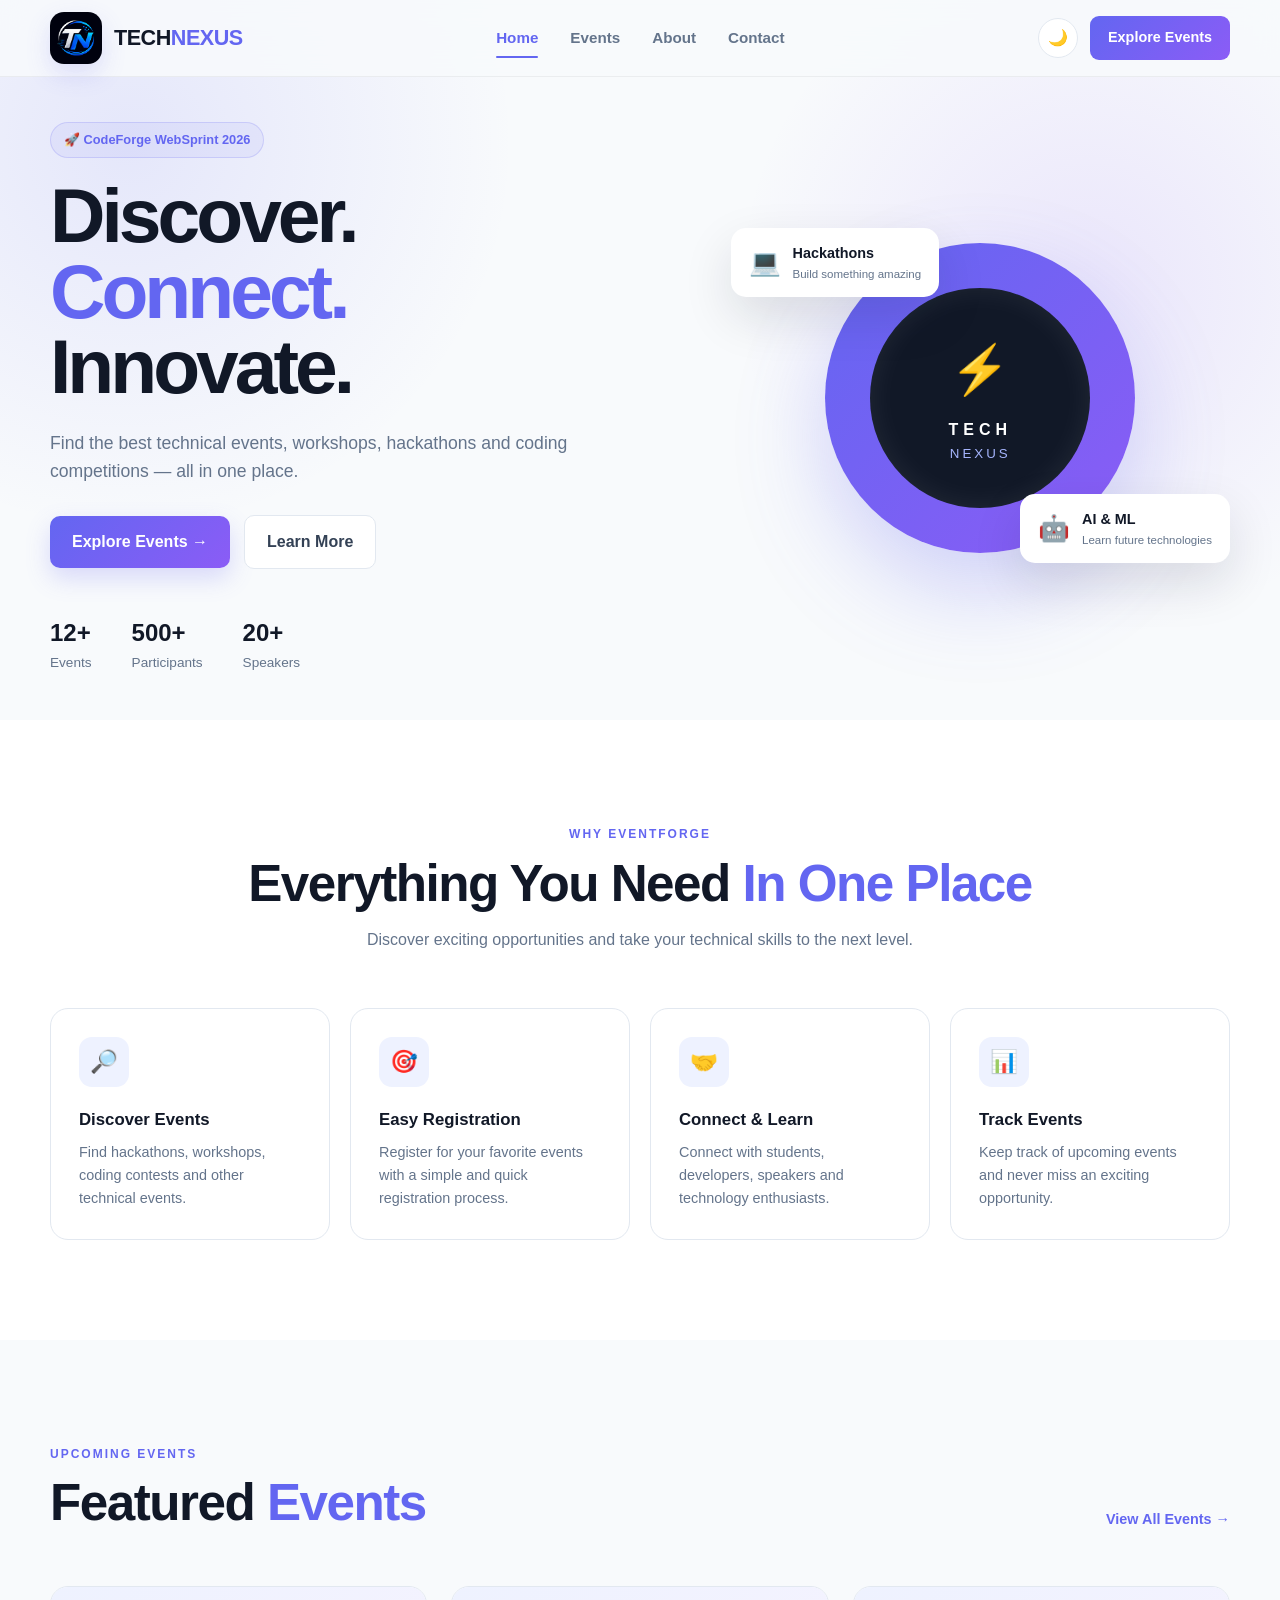
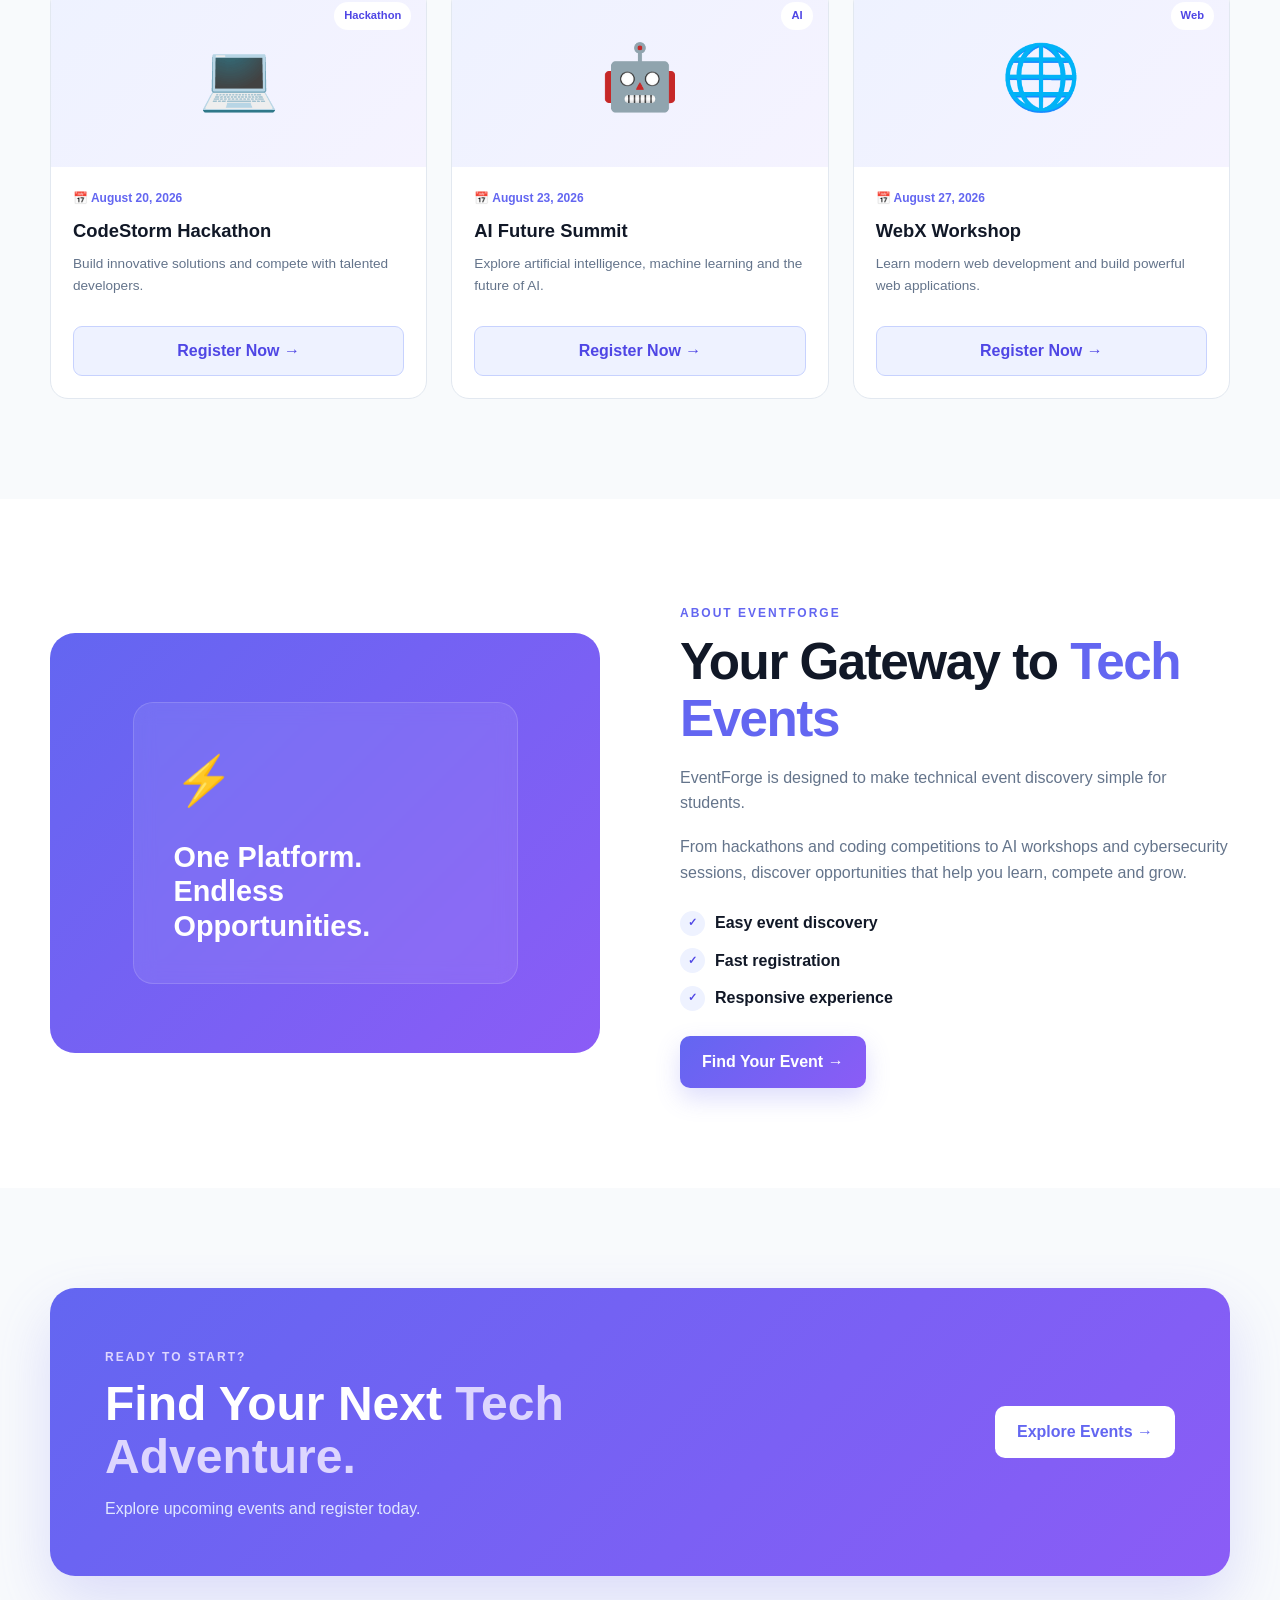
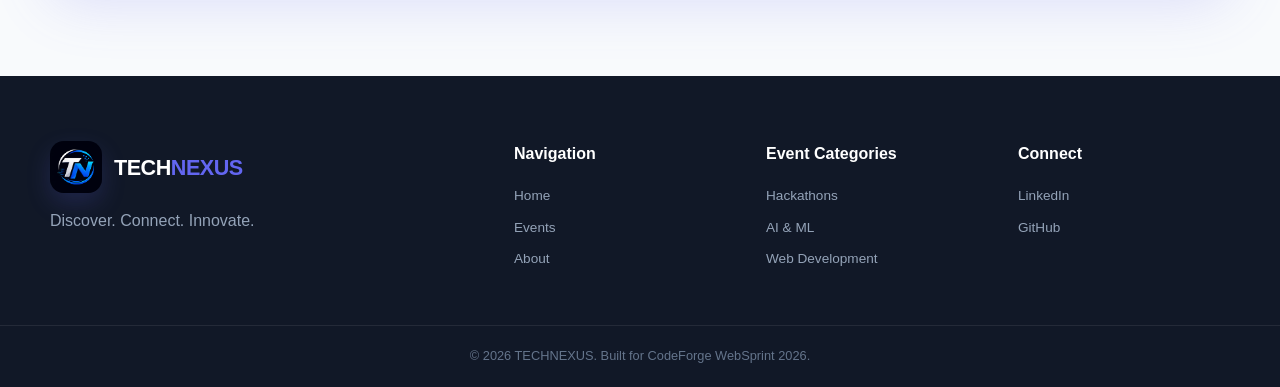
<file: index.html>
<!DOCTYPE html>
<html lang="en">
<head>
    <meta charset="UTF-8">
    <meta name="viewport" content="width=device-width, initial-scale=1.0">

    <title>TECHNEXUS</title>
    <link rel="icon" type="image/png" href="assets/Project_logo.png">

    <link rel="stylesheet" href="css/styles.css">
    <link rel="stylesheet" href="css/responsive.css">
</head>

<body>

    <!-- ================= HEADER ================= -->

    <header class="header">

        <div class="container nav-container">

            <a href="index.html" class="logo" aria-label="TechNexus home">
                <img
                    class="logo-image"
                    src="assets/Project_logo.png"
                    alt="TechNexus logo"
                >
                <span class="brand-text">TECH<span>NEXUS</span></span>
            </a>

            <nav class="navbar" id="navbar">

                <a href="index.html" class="nav-link active">
                    Home
                </a>

                <a href="events.html" class="nav-link">
                    Events
                </a>

                <a href="index.html#about" class="nav-link">
                    About
                </a>

                <a href="index.html#contact" class="nav-link">
                    Contact
                </a>

            </nav>

            <div class="nav-actions">

                <button
                    class="theme-btn"
                    id="themeToggle"
                    title="Toggle Dark Mode">
                    🌙
                </button>

                <a href="events.html" class="nav-register">
                    Explore Events
                </a>

                <button class="menu-btn" id="menuBtn">
                    ☰
                </button>

            </div>

        </div>

    </header>


    <!-- ================= HERO ================= -->

    <main>

        <section class="hero">

            <div class="hero-background"></div>

            <div class="container hero-container">

                <div class="hero-content">

                    <div class="hero-badge">
                        🚀 CodeForge WebSprint 2026
                    </div>

                    <h1>
                        Discover.
                        <span>Connect.</span>
                        Innovate.
                    </h1>

                    <p>
                        Find the best technical events, workshops,
                        hackathons and coding competitions — all in one place.
                    </p>

                    <div class="hero-buttons">

                        <a href="events.html" class="btn btn-primary">
                            Explore Events →
                        </a>

                        <a href="#about" class="btn btn-secondary">
                            Learn More
                        </a>

                    </div>

                    <div class="hero-stats">

                        <div class="stat">
                            <strong>12+</strong>
                            <span>Events</span>
                        </div>

                        <div class="stat">
                            <strong>500+</strong>
                            <span>Participants</span>
                        </div>

                        <div class="stat">
                            <strong>20+</strong>
                            <span>Speakers</span>
                        </div>

                    </div>

                </div>


                <div class="hero-card">

                    <div class="floating-card card-one">
                        <span>💻</span>
                        <div>
                            <strong>Hackathons</strong>
                            <small>Build something amazing</small>
                        </div>
                    </div>

                    <div class="floating-card card-two">
                        <span>🤖</span>
                        <div>
                            <strong>AI & ML</strong>
                            <small>Learn future technologies</small>
                        </div>
                    </div>

                    <div class="hero-circle">

                        <div class="circle-content">
                            <span>⚡</span>
                            <strong>TECH</strong>
                            <small>NEXUS</small>
                        </div>

                    </div>

                </div>

            </div>

        </section>


        <!-- ================= HIGHLIGHTS ================= -->

        <section class="highlights section">

            <div class="container">

                <div class="section-heading">

                    <span class="section-label">
                        WHY EVENTFORGE
                    </span>

                    <h2>
                        Everything You Need
                        <span>In One Place</span>
                    </h2>

                    <p>
                        Discover exciting opportunities and take your
                        technical skills to the next level.
                    </p>

                </div>


                <div class="highlight-grid">

                    <div class="highlight-card">

                        <div class="highlight-icon">🔎</div>

                        <h3>Discover Events</h3>

                        <p>
                            Find hackathons, workshops, coding contests
                            and other technical events.
                        </p>

                    </div>


                    <div class="highlight-card">

                        <div class="highlight-icon">🎯</div>

                        <h3>Easy Registration</h3>

                        <p>
                            Register for your favorite events with
                            a simple and quick registration process.
                        </p>

                    </div>


                    <div class="highlight-card">

                        <div class="highlight-icon">🤝</div>

                        <h3>Connect & Learn</h3>

                        <p>
                            Connect with students, developers,
                            speakers and technology enthusiasts.
                        </p>

                    </div>


                    <div class="highlight-card">

                        <div class="highlight-icon">📊</div>

                        <h3>Track Events</h3>

                        <p>
                            Keep track of upcoming events and
                            never miss an exciting opportunity.
                        </p>

                    </div>

                </div>

            </div>

        </section>


        <!-- ================= FEATURED EVENTS ================= -->

        <section class="featured section">

            <div class="container">

                <div class="section-heading section-heading-row">

                    <div>

                        <span class="section-label">
                            UPCOMING EVENTS
                        </span>

                        <h2>
                            Featured <span>Events</span>
                        </h2>

                    </div>

                    <a href="events.html" class="view-all">
                        View All Events →
                    </a>

                </div>


                <div class="event-grid" id="featuredEvents">

                    <!-- JavaScript loads events -->

                </div>

            </div>

        </section>


        <!-- ================= ABOUT ================= -->

        <section class="about section" id="about">

            <div class="container about-container">

                <div class="about-visual">

                    <div class="about-box">

                        <span class="about-symbol">
                            ⚡
                        </span>

                        <h3>
                            One Platform.
                        </h3>

                        <h3>
                            Endless Opportunities.
                        </h3>

                    </div>

                </div>


                <div class="about-content">

                    <span class="section-label">
                        ABOUT EVENTFORGE
                    </span>

                    <h2>
                        Your Gateway to
                        <span>Tech Events</span>
                    </h2>

                    <p>
                        EventForge is designed to make technical
                        event discovery simple for students.
                    </p>

                    <p>
                        From hackathons and coding competitions to
                        AI workshops and cybersecurity sessions,
                        discover opportunities that help you learn,
                        compete and grow.
                    </p>

                    <div class="about-list">

                        <div>
                            <span>✓</span>
                            Easy event discovery
                        </div>

                        <div>
                            <span>✓</span>
                            Fast registration
                        </div>

                        <div>
                            <span>✓</span>
                            Responsive experience
                        </div>

                    </div>

                    <a href="events.html" class="btn btn-primary">
                        Find Your Event →
                    </a>

                </div>

            </div>

        </section>


        <!-- ================= CTA ================= -->

        <section class="cta section">

            <div class="container">

                <div class="cta-box">

                    <div>

                        <span class="section-label">
                            READY TO START?
                        </span>

                        <h2>
                            Find Your Next
                            <span>Tech Adventure.</span>
                        </h2>

                        <p>
                            Explore upcoming events and register today.
                        </p>

                    </div>

                    <a href="events.html" class="btn btn-light">
                        Explore Events →
                    </a>

                </div>

            </div>

        </section>

    </main>


    <!-- ================= FOOTER ================= -->

    <footer class="footer" id="contact">

        <div class="container footer-grid">

            <div class="footer-brand">

                <a href="index.html" class="logo footer-logo">
                    <img
                        class="logo-image"
                        src="assets/Project_logo.png"
                        alt="TechNexus logo"
                    >
                    <span class="brand-text">TECH<span>NEXUS</span></span>
                </a>

                <p>
                    Discover. Connect. Innovate.
                </p>

            </div>


            <div class="footer-column">

                <h4>Navigation</h4>

                <a href="index.html">Home</a>
                <a href="events.html">Events</a>
                <a href="#about">About</a>

            </div>


            <div class="footer-column">

                <h4>Event Categories</h4>

                <a href="events.html?category=Hackathon">
                    Hackathons
                </a>

                <a href="events.html?category=AI">
                    AI & ML
                </a>

                <a href="events.html?category=Web">
                    Web Development
                </a>

            </div>


            <div class="footer-column">

                <h4>Connect</h4>
                <a href="https://www.linkedin.com/in/sreenayak" target="_blank" rel="noopener noreferrer">LinkedIn</a>
                <a href="#">GitHub</a>
            </div>

        </div>


        <div class="footer-bottom">

            <div class="container">

                <p>
                    © 2026 TECHNEXUS. Built for CodeForge WebSprint 2026.
                </p>

            </div>

        </div>

    </footer>


    <script src="js/events.js"></script>
    <script src="js/script.js"></script>

</body>
</html>
</file>
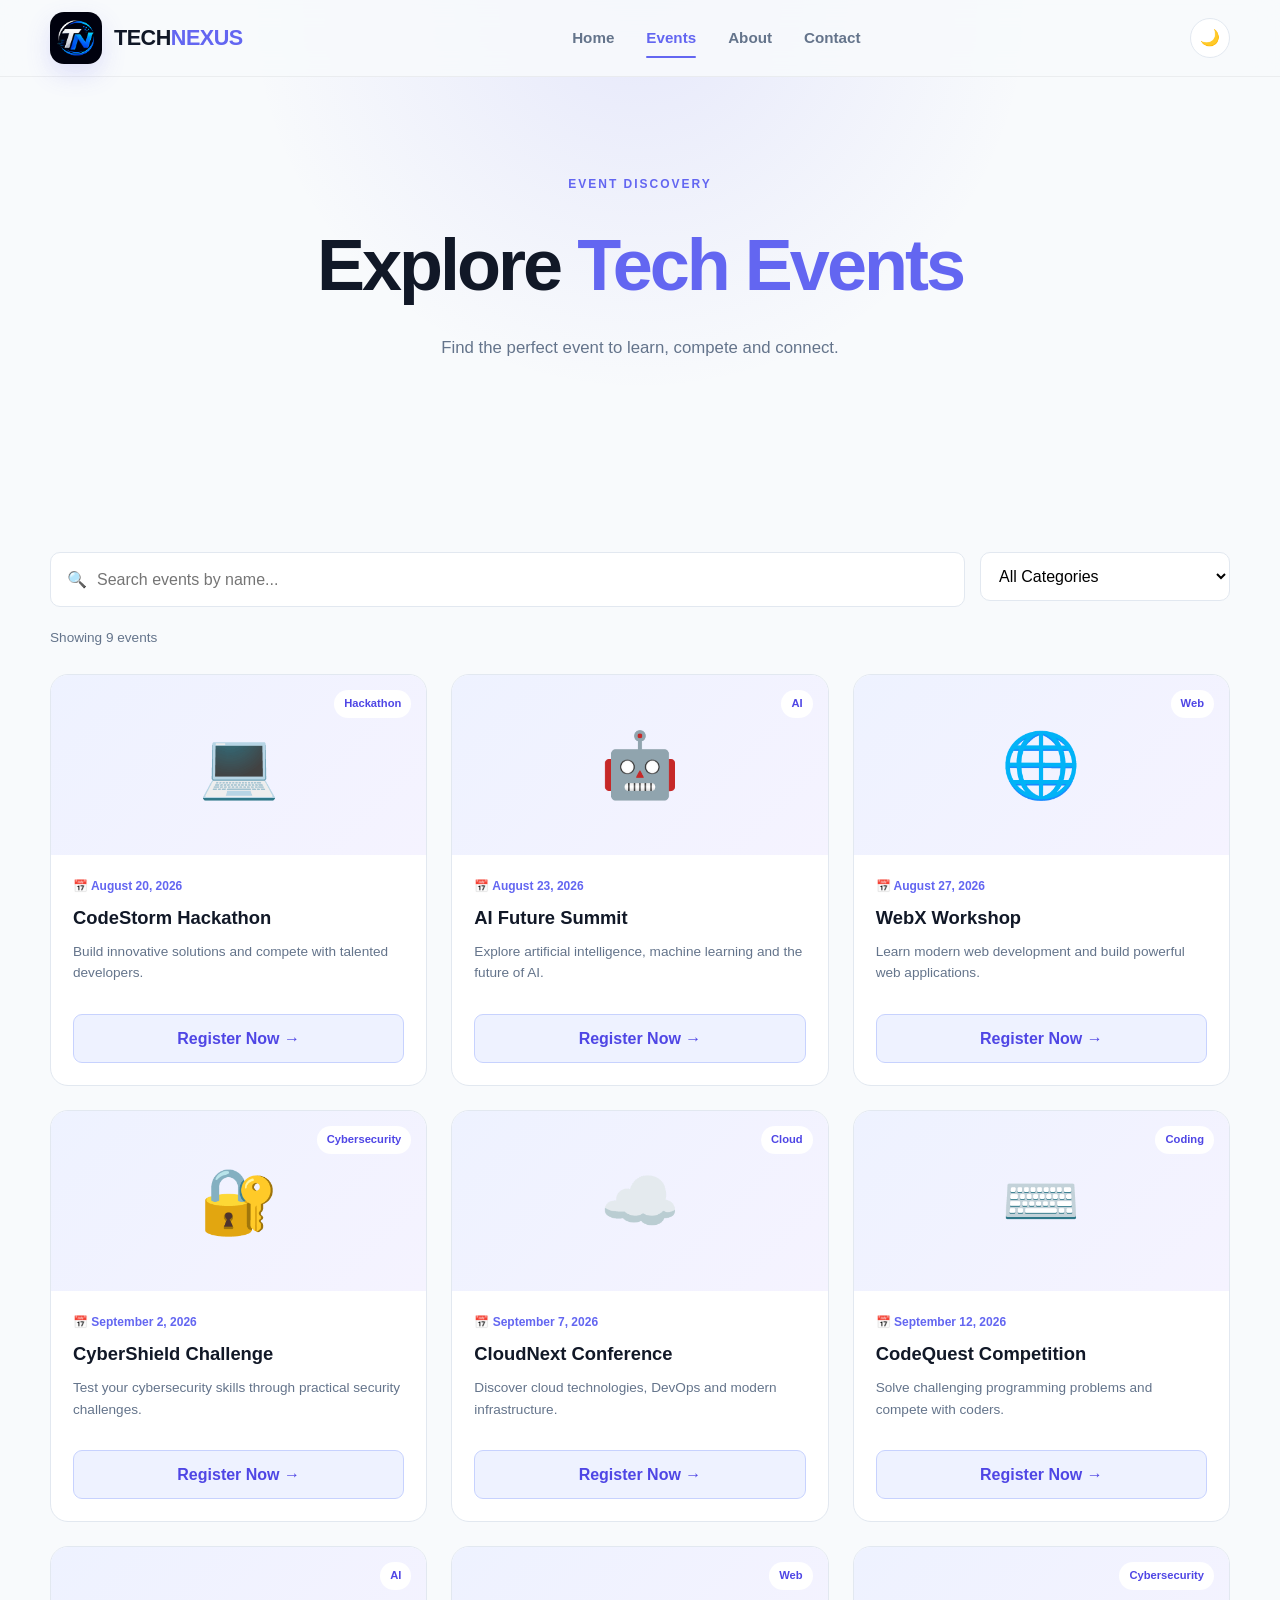
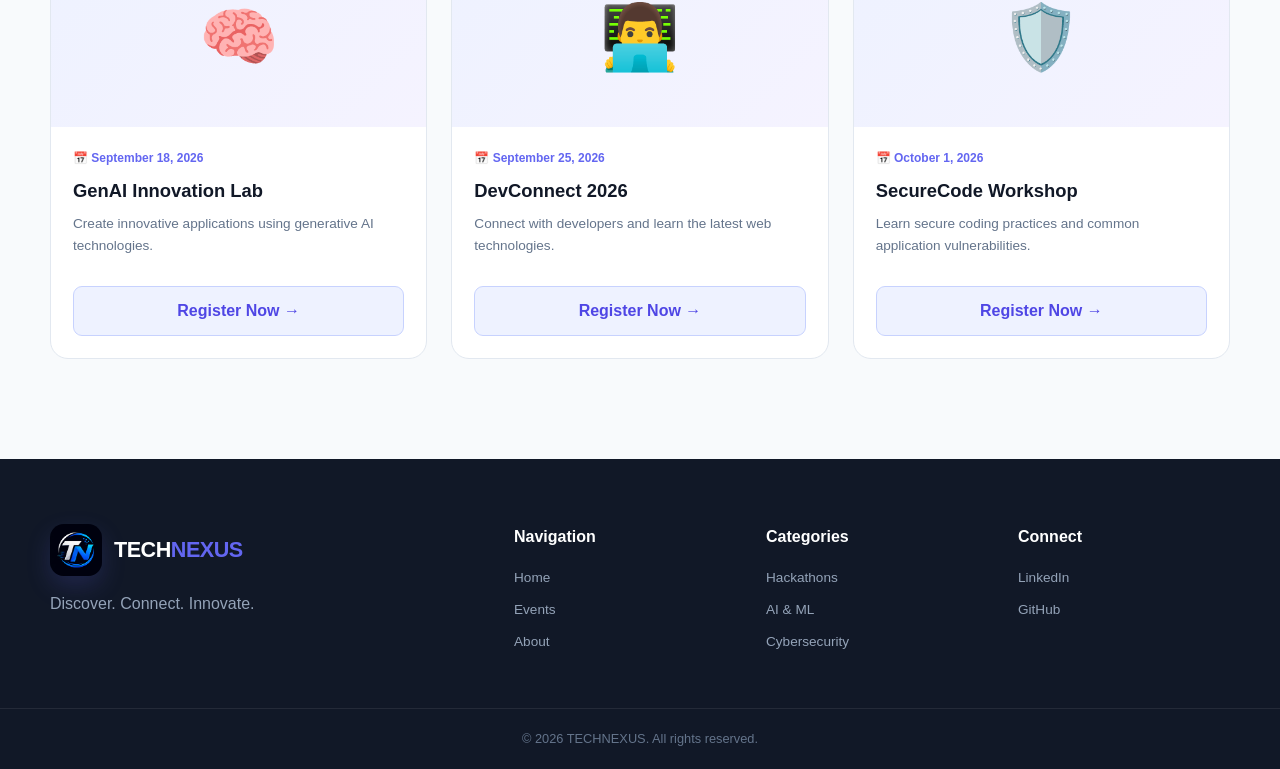
<file: events.html>
<!DOCTYPE html>
<html lang="en">

<head>

    <meta charset="UTF-8">

    <meta
        name="viewport"
        content="width=device-width, initial-scale=1.0">

    <title>TECHNEXUS</title>
    <link rel="icon" type="image/png" href="assets/Project_logo.png">

    <link rel="stylesheet" href="css/styles.css">
    <link rel="stylesheet" href="css/responsive.css">

</head>

<body>

    <!-- HEADER -->

    <header class="header">

        <div class="container nav-container">

            <a href="index.html" class="logo" aria-label="TechNexus home">
                <img
                    class="logo-image"
                    src="assets/Project_logo.png"
                    alt="TechNexus logo"
                >
                <span class="brand-text">TECH<span>NEXUS</span></span>
            </a>

            <nav class="navbar" id="navbar">

                <a href="index.html" class="nav-link">
                    Home
                </a>

                <a href="events.html" class="nav-link active">
                    Events
                </a>

                <a href="index.html#about" class="nav-link">
                    About
                </a>

                <a href="index.html#contact" class="nav-link">
                    Contact
                </a>

            </nav>

            <div class="nav-actions">

                <button
                    class="theme-btn"
                    id="themeToggle">
                    🌙
                </button>

                <button
                    class="menu-btn"
                    id="menuBtn">
                    ☰
                </button>

            </div>

        </div>

    </header>


    <main>

        <!-- PAGE HERO -->

        <section class="page-hero">

            <div class="container">

                <span class="section-label">
                    EVENT DISCOVERY
                </span>

                <h1>
                    Explore <span>Tech Events</span>
                </h1>

                <p>
                    Find the perfect event to learn, compete and connect.
                </p>

            </div>

        </section>


        <!-- EVENTS -->

        <section class="events-section section">

            <div class="container">

                <!-- SEARCH -->

                <div class="event-controls">

                    <div class="search-box">

                        <span>🔍</span>

                        <input
                            type="text"
                            id="searchInput"
                            placeholder="Search events by name...">

                    </div>


                    <div class="filter-box">

                        <select id="categoryFilter">

                            <option value="all">
                                All Categories
                            </option>

                            <option value="Hackathon">
                                Hackathon
                            </option>

                            <option value="AI">
                                AI & ML
                            </option>

                            <option value="Web">
                                Web Development
                            </option>

                            <option value="Cybersecurity">
                                Cybersecurity
                            </option>

                            <option value="Cloud">
                                Cloud Computing
                            </option>

                            <option value="Coding">
                                Coding
                            </option>

                        </select>

                    </div>

                </div>


                <div class="results-info">

                    <p id="resultsCount">
                        Showing events
                    </p>

                </div>


                <div
                    class="event-grid full-events"
                    id="eventsContainer">

                    <!-- Events loaded using JavaScript -->

                </div>


                <div
                    class="no-events"
                    id="noEvents"
                    style="display:none;">

                    <div>
                        🔍
                    </div>

                    <h3>
                        No events found
                    </h3>

                    <p>
                        Try another search or category.
                    </p>

                </div>

            </div>

        </section>

    </main>


    <!-- REGISTRATION MODAL -->

    <div
        class="modal"
        id="registrationModal">

        <div class="modal-content">

            <button
                class="modal-close"
                id="closeModal">
                ×
            </button>

            <div class="modal-header">

                <span class="modal-icon">
                    📝
                </span>

                <h2>
                    Register for Event
                </h2>

                <p id="selectedEvent">
                    Event Registration
                </p>

            </div>


            <form id="registrationForm">

                <input
                    type="hidden"
                    id="eventName"
                    name="eventName">


                <div class="form-group">

                    <label for="name">
                        Full Name
                    </label>

                    <input
                        type="text"
                        id="name"
                        name="name"
                        placeholder="Enter your full name">

                    <small class="error" id="nameError"></small>

                </div>


                <div class="form-group">

                    <label for="email">
                        Email Address
                    </label>

                    <input
                        type="email"
                        id="email"
                        name="email"
                        placeholder="Enter your email">

                    <small class="error" id="emailError"></small>

                </div>


                <div class="form-group">

                    <label for="college">
                        College
                    </label>

                    <input
                        type="text"
                        id="college"
                        name="college"
                        placeholder="Enter your college name">

                    <small class="error" id="collegeError"></small>

                </div>


                <div class="form-group">

                    <label for="eventSelection">
                        Select Event
                    </label>

                    <select id="eventSelection">

                        <option value="">
                            Select an event
                        </option>

                    </select>

                    <small class="error" id="eventError"></small>

                </div>


                <button
                    type="submit"
                    class="btn btn-primary form-submit">

                    Complete Registration →

                </button>

            </form>


            <div
                class="success-message"
                id="successMessage">

                <div class="success-icon">
                    ✓
                </div>

                <h3>
                    Registration Successful!
                </h3>

                <p>
                    You have successfully registered for the event.
                </p>

                <button
                    class="btn btn-primary"
                    id="successClose">

                    Done

                </button>

            </div>

        </div>

    </div>


    <!-- FOOTER -->

    <footer class="footer">

        <div class="container footer-grid">

            <div class="footer-brand">

                <a href="index.html" class="logo footer-logo">
                    <img
                        class="logo-image"
                        src="assets/Project_logo.png"
                        alt="TechNexus logo"
                    >
                    <span class="brand-text">TECH<span>NEXUS</span></span>
                </a>

                <p>
                    Discover. Connect. Innovate.
                </p>

            </div>


            <div class="footer-column">

                <h4>Navigation</h4>

                <a href="index.html">
                    Home
                </a>

                <a href="events.html">
                    Events
                </a>

                <a href="index.html#about">
                    About
                </a>

            </div>


            <div class="footer-column">

                <h4>Categories</h4>

                <a href="#">Hackathons</a>
                <a href="#">AI & ML</a>
                <a href="#">Cybersecurity</a>

            </div>


            <div class="footer-column">

                <h4>Connect</h4>

                <a href="https://www.linkedin.com/in/sreenayak" target="_blank" rel="noopener noreferrer">LinkedIn</a>
                <a href="#">GitHub</a>
            </div>

        </div>


        <div class="footer-bottom">

            <div class="container">

                <p>
                    © 2026 TECHNEXUS. All rights reserved.
                </p>

            </div>

        </div>

    </footer>


    <script src="js/events.js"></script>
    <script src="js/registration.js"></script>
    <script src="js/script.js"></script>

</body>
</html>
</file>
<file: css/styles.css>
/* ==========================================
   EVENTFORGE
   MAIN STYLESHEET
========================================== */


/* ==========================================
   RESET
========================================== */

* {
    margin: 0;
    padding: 0;
    box-sizing: border-box;
}


html {
    scroll-behavior: smooth;
}


body {
    font-family:
        Inter,
        Arial,
        Helvetica,
        sans-serif;

    background: #f8fafc;

    color: #111827;

    line-height: 1.6;

    transition:
        background 0.3s ease,
        color 0.3s ease;
}


body.modal-open {
    overflow: hidden;
}


a {
    text-decoration: none;
    color: inherit;
}


button,
input,
select {
    font: inherit;
}


button {
    cursor: pointer;
}


img {
    max-width: 100%;
    display: block;
}


/* ==========================================
   CONTAINER
========================================== */

.container {
    width: min(
        1180px,
        calc(100% - 40px)
    );

    margin: auto;
}


/* ==========================================
   HEADER
========================================== */

.header {
    position: fixed;

    top: 0;
    left: 0;

    width: 100%;

    z-index: 1000;

    background: rgba(
        248,
        250,
        252,
        0.88
    );

    backdrop-filter: blur(15px);

    border-bottom:
        1px solid rgba(
            0,
            0,
            0,
            0.05
        );

    transition: 0.3s ease;
}


.header.scrolled {
    box-shadow:
        0 8px 30px rgba(
            0,
            0,
            0,
            0.08
        );
}


.nav-container {
    height: 76px;

    display: flex;

    align-items: center;

    justify-content: space-between;

    gap: 30px;
}


/* ==========================================
   LOGO
========================================== */

.logo {
    display: flex;

    align-items: center;

    gap: 12px;

    font-size: 1.35rem;

    font-weight: 800;

    letter-spacing: -0.5px;

    line-height: 1;
}


.logo-image {
    width: 52px;

    height: 52px;

    display: block;

    flex-shrink: 0;

    object-fit: cover;

    object-position: center;

    border-radius: 14px;

    box-shadow:
        0 10px 25px
        rgba(99, 102, 241, 0.18);
}


.brand-text {
    display: inline-flex;

    align-items: center;

    gap: 0;
}


.brand-text span {
    color: #6366f1;
}


.logo-icon {
    width: 35px;

    height: 35px;

    display: grid;

    place-items: center;

    border-radius: 10px;

    color: white;

    background:
        linear-gradient(
            135deg,
            #6366f1,
            #8b5cf6
        );
}


/* ==========================================
   NAVIGATION
========================================== */

.navbar {
    display: flex;

    align-items: center;

    gap: 32px;
}


.nav-link {
    position: relative;

    font-size: 0.95rem;

    font-weight: 600;

    color: #64748b;

    transition: 0.25s ease;
}


.nav-link:hover,
.nav-link.active {
    color: #6366f1;
}


.nav-link.active::after {
    content: "";

    position: absolute;

    left: 0;

    bottom: -8px;

    width: 100%;

    height: 2px;

    border-radius: 10px;

    background: #6366f1;
}


.nav-actions {
    display: flex;

    align-items: center;

    gap: 12px;
}


.theme-btn {
    width: 40px;

    height: 40px;

    border: 1px solid #e2e8f0;

    border-radius: 50%;

    background: white;

    transition: 0.25s ease;
}


.theme-btn:hover {
    transform: rotate(15deg);
}


.nav-register {
    padding:
        10px 18px;

    border-radius: 9px;

    color: white;

    font-size: 0.9rem;

    font-weight: 700;

    background:
        linear-gradient(
            135deg,
            #6366f1,
            #8b5cf6
        );
}


.menu-btn {
    display: none;

    border: none;

    background: none;

    font-size: 1.5rem;
}


/* ==========================================
   HERO
========================================== */

.hero {
    position: relative;

    min-height: 720px;

    padding-top: 76px;

    display: flex;

    align-items: center;

    overflow: hidden;
}


.hero-background {
    position: absolute;

    inset: 0;

    background:
        radial-gradient(
            circle at 10% 20%,
            rgba(
                99,
                102,
                241,
                0.13
            ),
            transparent 30%
        ),

        radial-gradient(
            circle at 85% 40%,
            rgba(
                139,
                92,
                246,
                0.13
            ),
            transparent 30%
        );
}


.hero-container {
    position: relative;

    display: grid;

    grid-template-columns:
        1.1fr
        0.9fr;

    align-items: center;

    gap: 70px;
}


.hero-badge {
    display: inline-flex;

    padding:
        7px 13px;

    margin-bottom: 20px;

    border:
        1px solid
        rgba(
            99,
            102,
            241,
            0.2
        );

    border-radius: 30px;

    background:
        rgba(
            99,
            102,
            241,
            0.07
        );

    color: #6366f1;

    font-size: 0.8rem;

    font-weight: 700;
}


.hero h1 {
    max-width: 700px;

    font-size:
        clamp(
            3rem,
            6vw,
            5.5rem
        );

    line-height: 0.98;

    letter-spacing: -4px;

    margin-bottom: 25px;
}


.hero h1 span {
    display: block;

    color: #6366f1;
}


.hero-content > p {
    max-width: 570px;

    margin-bottom: 30px;

    color: #64748b;

    font-size: 1.1rem;
}


.hero-buttons {
    display: flex;

    align-items: center;

    gap: 14px;

    margin-bottom: 45px;
}


.btn {
    display: inline-flex;

    justify-content: center;

    align-items: center;

    gap: 8px;

    padding:
        13px 22px;

    border-radius: 10px;

    border: none;

    font-weight: 700;

    transition:
        transform 0.25s ease,
        box-shadow 0.25s ease;
}


.btn:hover {
    transform: translateY(-2px);
}


.btn-primary {
    color: white;

    background:
        linear-gradient(
            135deg,
            #6366f1,
            #8b5cf6
        );

    box-shadow:
        0 10px 25px
        rgba(
            99,
            102,
            241,
            0.22
        );
}


.btn-secondary {
    background: white;

    border:
        1px solid #e2e8f0;

    color: #334155;
}


.btn-light {
    background: white;

    color: #6366f1;
}


/* ==========================================
   STATS
========================================== */

.hero-stats {
    display: flex;

    gap: 40px;
}


.stat {
    display: flex;

    flex-direction: column;
}


.stat strong {
    font-size: 1.5rem;
}


.stat span {
    color: #64748b;

    font-size: 0.85rem;
}


/* ==========================================
   HERO VISUAL
========================================== */

.hero-card {
    position: relative;

    height: 480px;

    display: grid;

    place-items: center;
}


.hero-circle {
    width: 310px;

    height: 310px;

    display: grid;

    place-items: center;

    border-radius: 50%;

    background:
        linear-gradient(
            135deg,
            #6366f1,
            #8b5cf6
        );

    box-shadow:
        0 40px 90px
        rgba(
            99,
            102,
            241,
            0.25
        );

    animation:
        float 5s ease-in-out infinite;
}


.circle-content {
    width: 220px;

    height: 220px;

    display: flex;

    flex-direction: column;

    align-items: center;

    justify-content: center;

    border-radius: 50%;

    background: #111827;

    color: white;

    box-shadow:
        inset 0 0 30px
        rgba(
            255,
            255,
            255,
            0.08
        );
}


.circle-content span {
    font-size: 3rem;

    margin-bottom: 8px;
}


.circle-content strong {
    letter-spacing: 5px;
}


.circle-content small {
    letter-spacing: 3px;

    color: #a5b4fc;
}


.floating-card {
    position: absolute;

    z-index: 2;

    display: flex;

    align-items: center;

    gap: 12px;

    padding: 14px 18px;

    border-radius: 15px;

    background: white;

    box-shadow:
        0 20px 50px
        rgba(
            15,
            23,
            42,
            0.12
        );

    animation:
        float 4s ease-in-out infinite;
}


.floating-card span {
    font-size: 1.6rem;
}


.floating-card div {
    display: flex;

    flex-direction: column;
}


.floating-card strong {
    font-size: 0.9rem;
}


.floating-card small {
    color: #64748b;

    font-size: 0.72rem;
}


.card-one {
    top: 70px;

    left: 0;
}


.card-two {
    right: 0;

    bottom: 75px;

    animation-delay: 1s;
}


@keyframes float {

    0%,
    100% {
        transform: translateY(0);
    }

    50% {
        transform: translateY(-12px);
    }

}


/* ==========================================
   SECTIONS
========================================== */

.section {
    padding:
        100px 0;
}


.section-heading {
    text-align: center;

    margin-bottom: 55px;
}


.section-heading-row {
    display: flex;

    align-items: flex-end;

    justify-content: space-between;

    text-align: left;
}


.section-label {
    color: #6366f1;

    font-size: 0.75rem;

    font-weight: 800;

    letter-spacing: 2px;
}


.section-heading h2,
.about-content h2 {
    margin-top: 10px;

    font-size:
        clamp(
            2rem,
            4vw,
            3.2rem
        );

    line-height: 1.1;

    letter-spacing: -1.5px;
}


.section-heading h2 span,
.about-content h2 span,
.cta-box h2 span {
    color: #6366f1;
}


.section-heading p {
    max-width: 600px;

    margin:
        15px auto 0;

    color: #64748b;
}


/* ==========================================
   HIGHLIGHTS
========================================== */

.highlights {
    background: white;
}


.highlight-grid {
    display: grid;

    grid-template-columns:
        repeat(4, 1fr);

    gap: 20px;
}


.highlight-card {
    padding: 28px;

    border:
        1px solid #e2e8f0;

    border-radius: 18px;

    background: white;

    transition:
        transform 0.3s ease,
        box-shadow 0.3s ease;
}


.highlight-card:hover {
    transform: translateY(-6px);

    box-shadow:
        0 20px 50px
        rgba(
            15,
            23,
            42,
            0.08
        );
}


.highlight-icon {
    width: 50px;

    height: 50px;

    display: grid;

    place-items: center;

    margin-bottom: 20px;

    border-radius: 13px;

    background:
        #eef2ff;

    font-size: 1.4rem;
}


.highlight-card h3 {
    margin-bottom: 8px;

    font-size: 1.05rem;
}


.highlight-card p {
    color: #64748b;

    font-size: 0.9rem;
}


/* ==========================================
   EVENT CARDS
========================================== */

.event-grid {
    display: grid;

    grid-template-columns:
        repeat(3, 1fr);

    gap: 24px;
}


.event-card {
    overflow: hidden;

    border:
        1px solid #e2e8f0;

    border-radius: 18px;

    background: white;

    transition:
        transform 0.3s ease,
        box-shadow 0.3s ease;
}


.event-card:hover {
    transform: translateY(-6px);

    box-shadow:
        0 20px 50px
        rgba(
            15,
            23,
            42,
            0.1
        );
}


.event-image {
    position: relative;

    height: 180px;

    display: grid;

    place-items: center;

    background:
        linear-gradient(
            135deg,
            #eef2ff,
            #f5f3ff
        );
}


.event-icon {
    font-size: 4rem;
}


.event-category {
    position: absolute;

    top: 15px;

    right: 15px;

    padding:
        5px 10px;

    border-radius: 20px;

    color: #4f46e5;

    background: white;

    font-size: 0.7rem;

    font-weight: 700;
}


.event-content {
    padding: 22px;
}


.event-date {
    margin-bottom: 7px;

    color: #6366f1;

    font-size: 0.75rem;

    font-weight: 700;
}


.event-content h3 {
    margin-bottom: 8px;

    font-size: 1.15rem;
}


.event-content p {
    min-height: 55px;

    margin-bottom: 18px;

    color: #64748b;

    font-size: 0.85rem;
}


.event-register {
    width: 100%;

    padding: 11px;

    border:
        1px solid #c7d2fe;

    border-radius: 9px;

    color: #4f46e5;

    background: #eef2ff;

    font-weight: 700;

    transition: 0.25s ease;
}


.event-register:hover {
    color: white;

    background: #6366f1;
}


.view-all {
    color: #6366f1;

    font-weight: 700;

    font-size: 0.9rem;
}


/* ==========================================
   ABOUT
========================================== */

.about {
    background: white;
}


.about-container {
    display: grid;

    grid-template-columns:
        1fr 1fr;

    align-items: center;

    gap: 80px;
}


.about-visual {
    min-height: 420px;

    display: grid;

    place-items: center;

    border-radius: 25px;

    background:
        linear-gradient(
            135deg,
            #6366f1,
            #8b5cf6
        );
}


.about-box {
    width: 70%;

    padding: 40px;

    border:
        1px solid
        rgba(
            255,
            255,
            255,
            0.15
        );

    border-radius: 20px;

    background:
        rgba(
            255,
            255,
            255,
            0.08
        );

    color: white;

    backdrop-filter: blur(10px);
}


.about-symbol {
    font-size: 3rem;

    display: block;

    margin-bottom: 20px;
}


.about-box h3 {
    font-size: 1.8rem;

    line-height: 1.2;
}


.about-content > p {
    margin-top: 18px;

    color: #64748b;
}


.about-list {
    display: flex;

    flex-direction: column;

    gap: 12px;

    margin:
        25px 0;
}


.about-list div {
    display: flex;

    align-items: center;

    gap: 10px;

    font-weight: 600;
}


.about-list span {
    width: 25px;

    height: 25px;

    display: grid;

    place-items: center;

    border-radius: 50%;

    color: #4f46e5;

    background: #eef2ff;

    font-size: 0.7rem;
}


/* ==========================================
   CTA
========================================== */

.cta-box {
    display: flex;

    align-items: center;

    justify-content: space-between;

    gap: 30px;

    padding: 55px;

    border-radius: 25px;

    background:
        linear-gradient(
            135deg,
            #6366f1,
            #8b5cf6
        );

    color: white;

    box-shadow:
        0 25px 60px
        rgba(
            99,
            102,
            241,
            0.2
        );
}


.cta-box .section-label {
    color: #ddd6fe;
}


.cta-box h2 {
    margin-top: 10px;

    max-width: 600px;

    font-size:
        clamp(
            2rem,
            4vw,
            3rem
        );

    line-height: 1.1;
}


.cta-box h2 span {
    color: #ddd6fe;
}


.cta-box p {
    margin-top: 12px;

    color: #e0e7ff;
}


/* ==========================================
   PAGE HERO
========================================== */

.page-hero {
    padding:
        170px 0 90px;

    text-align: center;

    background:
        radial-gradient(
            circle at 50% 0%,
            rgba(
                99,
                102,
                241,
                0.12
            ),
            transparent 50%
        );
}


.page-hero h1 {
    margin:
        12px 0;

    font-size:
        clamp(
            2.5rem,
            6vw,
            4.5rem
        );

    letter-spacing: -3px;
}


.page-hero h1 span {
    color: #6366f1;
}


.page-hero p {
    color: #64748b;

    font-size: 1.05rem;
}


/* ==========================================
   SEARCH CONTROLS
========================================== */

.event-controls {
    display: grid;

    grid-template-columns:
        1fr
        250px;

    gap: 15px;

    margin-bottom: 20px;
}


.search-box {
    display: flex;

    align-items: center;

    gap: 10px;

    padding:
        0 16px;

    border:
        1px solid #e2e8f0;

    border-radius: 10px;

    background: white;
}


.search-box input {
    width: 100%;

    padding: 14px 0;

    outline: none;

    border: none;

    background: transparent;
}


.filter-box select {
    width: 100%;

    padding: 14px;

    border:
        1px solid #e2e8f0;

    border-radius: 10px;

    outline: none;

    background: white;
}


.results-info {
    margin-bottom: 25px;

    color: #64748b;

    font-size: 0.85rem;
}


.full-events {
    grid-template-columns:
        repeat(3, 1fr);
}


/* ==========================================
   NO EVENTS
========================================== */

.no-events {
    padding: 70px 20px;

    text-align: center;
}


.no-events > div {
    font-size: 3rem;
}


.no-events h3 {
    margin-top: 10px;
}


.no-events p {
    color: #64748b;
}


/* ==========================================
   MODAL
========================================== */

.modal {
    position: fixed;

    inset: 0;

    z-index: 2000;

    display: flex;

    align-items: center;

    justify-content: center;

    padding: 20px;

    background:
        rgba(
            15,
            23,
            42,
            0.65
        );

    opacity: 0;

    visibility: hidden;

    transition: 0.3s ease;
}


.modal.show {
    opacity: 1;

    visibility: visible;
}


.modal-content {
    position: relative;

    width: min(
        500px,
        100%
    );

    max-height: 90vh;

    overflow-y: auto;

    padding: 35px;

    border-radius: 20px;

    background: white;

    transform: translateY(20px);

    transition: 0.3s ease;
}


.modal.show .modal-content {
    transform: translateY(0);
}


.modal-close {
    position: absolute;

    top: 15px;

    right: 15px;

    width: 35px;

    height: 35px;

    border: none;

    border-radius: 50%;

    background: #f1f5f9;

    font-size: 1.3rem;
}


.modal-header {
    text-align: center;

    margin-bottom: 25px;
}


.modal-icon {
    font-size: 2.5rem;
}


.modal-header h2 {
    margin-top: 8px;
}


.modal-header p {
    color: #6366f1;

    font-size: 0.85rem;
}


.form-group {
    margin-bottom: 18px;
}


.form-group label {
    display: block;

    margin-bottom: 7px;

    font-size: 0.85rem;

    font-weight: 700;
}


.form-group input,
.form-group select {
    width: 100%;

    padding: 12px 14px;

    border:
        1px solid #e2e8f0;

    border-radius: 9px;

    outline: none;

    background: white;
}


.form-group input:focus,
.form-group select:focus {
    border-color: #6366f1;

    box-shadow:
        0 0 0 3px
        rgba(
            99,
            102,
            241,
            0.1
        );
}


.error {
    display: block;

    margin-top: 5px;

    color: #ef4444;

    font-size: 0.72rem;
}


.form-submit {
    width: 100%;

    margin-top: 5px;
}


.success-message {
    display: none;

    text-align: center;

    padding: 20px 0;
}


.success-message.show {
    display: block;
}


.success-icon {
    width: 70px;

    height: 70px;

    display: grid;

    place-items: center;

    margin:
        0 auto 20px;

    border-radius: 50%;

    color: white;

    background: #22c55e;

    font-size: 2rem;
}


.success-message p {
    margin:
        8px 0 25px;

    color: #64748b;
}


/* ==========================================
   FOOTER
========================================== */

.footer {
    padding-top: 65px;

    background: #111827;

    color: white;
}


.footer-grid {
    display: grid;

    grid-template-columns:
        2fr
        1fr
        1fr
        1fr;

    gap: 40px;

    padding-bottom: 55px;
}


.footer-brand p {
    margin-top: 15px;

    color: #94a3b8;
}


.footer-column {
    display: flex;

    flex-direction: column;

    gap: 10px;
}


.footer-column h4 {
    margin-bottom: 8px;
}


.footer-column a {
    color: #94a3b8;

    font-size: 0.85rem;

    transition: 0.2s ease;
}


.footer-column a:hover {
    color: white;
}


.footer-bottom {
    padding:
        20px 0;

    border-top:
        1px solid
        rgba(
            255,
            255,
            255,
            0.08
        );

    text-align: center;
}


.footer-bottom .container {
    display: flex;

    justify-content: center;

    align-items: center;
}


.footer-bottom p {
    margin: 0;

    color: #64748b;

    font-size: 0.8rem;
}


/* ==========================================
   DARK MODE
========================================== */

body.dark-mode {
    background: #0f172a;

    color: #f8fafc;
}


body.dark-mode .header {
    background:
        rgba(
            15,
            23,
            42,
            0.9
        );

    border-color:
        rgba(
            255,
            255,
            255,
            0.08
        );
}


body.dark-mode .nav-link {
    color: #94a3b8;
}


body.dark-mode .nav-link:hover,
body.dark-mode .nav-link.active {
    color: #a5b4fc;
}


body.dark-mode .theme-btn {
    color: white;

    background: #1e293b;

    border-color: #334155;
}


body.dark-mode .hero-content > p,
body.dark-mode .section-heading p,
body.dark-mode .page-hero p,
body.dark-mode .event-content p,
body.dark-mode .stat span,
body.dark-mode .about-content > p {
    color: #94a3b8;
}


body.dark-mode .highlights,
body.dark-mode .about {
    background: #0f172a;
}


body.dark-mode .highlight-card,
body.dark-mode .event-card {
    border-color: #1e293b;

    background: #111827;
}


body.dark-mode .highlight-card p,
body.dark-mode .event-content p {
    color: #94a3b8;
}


body.dark-mode .highlight-icon {
    background: #1e293b;
}


body.dark-mode .event-image {
    background:
        linear-gradient(
            135deg,
            #1e1b4b,
            #312e81
        );
}


body.dark-mode .event-category {
    color: #c7d2fe;

    background: #111827;
}


body.dark-mode .event-register {
    color: #c7d2fe;

    border-color: #3730a3;

    background: #1e1b4b;
}


body.dark-mode .event-register:hover {
    color: white;

    background: #6366f1;
}


body.dark-mode .btn-secondary {
    color: #e2e8f0;

    background: #1e293b;

    border-color: #334155;
}


body.dark-mode .search-box,
body.dark-mode .filter-box select {
    color: white;

    background: #111827;

    border-color: #334155;
}


body.dark-mode .search-box input,
body.dark-mode .filter-box select {
    color: white;
}


body.dark-mode .search-box input::placeholder {
    color: #64748b;
}


body.dark-mode .modal-content {
    background: #111827;
}


body.dark-mode .modal-close {
    color: white;

    background: #1e293b;
}


body.dark-mode .form-group input,
body.dark-mode .form-group select {
    color: white;

    background: #0f172a;

    border-color: #334155;
}


body.dark-mode .form-group input::placeholder {
    color: #64748b;
}
</file>
<file: css/responsive.css>
/* ==========================================
   RESPONSIVE DESIGN
========================================== */


/* ==========================================
   TABLET
========================================== */

@media (max-width: 1000px) {

    .hero-container {
        grid-template-columns: 1fr;

        text-align: center;

        gap: 20px;
    }


    .hero {
        padding-top: 120px;
    }


    .hero-content > p {
        margin-left: auto;

        margin-right: auto;
    }


    .hero-buttons,
    .hero-stats {
        justify-content: center;
    }


    .hero-card {
        height: 380px;
    }


    .highlight-grid {
        grid-template-columns:
            repeat(2, 1fr);
    }


    .event-grid,
    .full-events {
        grid-template-columns:
            repeat(2, 1fr);
    }


    .about-container {
        grid-template-columns: 1fr;

        gap: 50px;
    }


    .about-visual {
        min-height: 350px;
    }


    .footer-grid {
        grid-template-columns:
            repeat(2, 1fr);
    }

}


/* ==========================================
   MOBILE
========================================== */

@media (max-width: 700px) {

    .container {
        width:
            calc(100% - 30px);
    }


    .nav-container {
        height: 68px;
    }


    .navbar {
        position: absolute;

        top: 68px;

        left: 15px;

        right: 15px;

        display: none;

        flex-direction: column;

        align-items: flex-start;

        gap: 0;

        padding: 15px;

        border-radius: 12px;

        background: white;

        box-shadow:
            0 20px 50px
            rgba(
                15,
                23,
                42,
                0.12
            );
    }


    .navbar.mobile-open {
        display: flex;
    }


    .nav-link {
        width: 100%;

        padding: 12px 5px;
    }


    .nav-link.active::after {
        display: none;
    }


    .nav-register {
        display: none;
    }


    .menu-btn {
        display: block;
    }


    .hero {
        min-height: auto;

        padding:
            120px 0 70px;
    }


    .hero h1 {
        font-size: 3rem;

        letter-spacing: -2px;
    }


    .hero-content > p {
        font-size: 0.95rem;
    }


    .hero-buttons {
        flex-direction: column;
    }


    .hero-buttons .btn {
        width: 100%;
    }


    .hero-stats {
        gap: 25px;
    }


    .hero-card {
        height: 330px;
    }


    .hero-circle {
        width: 230px;

        height: 230px;
    }


    .circle-content {
        width: 165px;

        height: 165px;
    }


    .circle-content span {
        font-size: 2rem;
    }


    .floating-card {
        padding: 10px;

        transform: scale(0.8);
    }


    .card-one {
        left: -5px;

        top: 40px;
    }


    .card-two {
        right: -5px;

        bottom: 40px;
    }


    .section {
        padding:
            70px 0;
    }


    .section-heading-row {
        flex-direction: column;

        align-items: flex-start;

        gap: 15px;
    }


    .highlight-grid {
        grid-template-columns: 1fr;
    }


    .event-grid,
    .full-events {
        grid-template-columns: 1fr;
    }


    .event-controls {
        grid-template-columns: 1fr;
    }


    .cta-box {
        flex-direction: column;

        align-items: flex-start;

        padding: 35px 25px;
    }


    .footer-grid {
        grid-template-columns: 1fr 1fr;

        gap: 35px;
    }


    .footer-brand {
        grid-column:
            span 2;
    }


    .modal-content {
        padding: 25px 20px;
    }

}


/* ==========================================
   SMALL MOBILE
========================================== */

@media (max-width: 420px) {

    .logo {
        font-size: 1.1rem;
    }


    .logo-icon {
        width: 31px;

        height: 31px;
    }


    .hero h1 {
        font-size: 2.5rem;
    }


    .hero-stats {
        gap: 15px;
    }


    .stat strong {
        font-size: 1.2rem;
    }


    .floating-card {
        display: none;
    }


    .hero-card {
        height: 270px;
    }


    .hero-circle {
        width: 210px;

        height: 210px;
    }


    .circle-content {
        width: 150px;

        height: 150px;
    }


    .footer-grid {
        grid-template-columns: 1fr;
    }


    .footer-brand {
        grid-column: auto;
    }

}


/* ==========================================
   DARK MODE MOBILE MENU
========================================== */

@media (max-width: 700px) {

    body.dark-mode .navbar {
        background: #111827;

        box-shadow:
            0 20px 50px
            rgba(
                0,
                0,
                0,
                0.3
            );
    }

}
</file>
